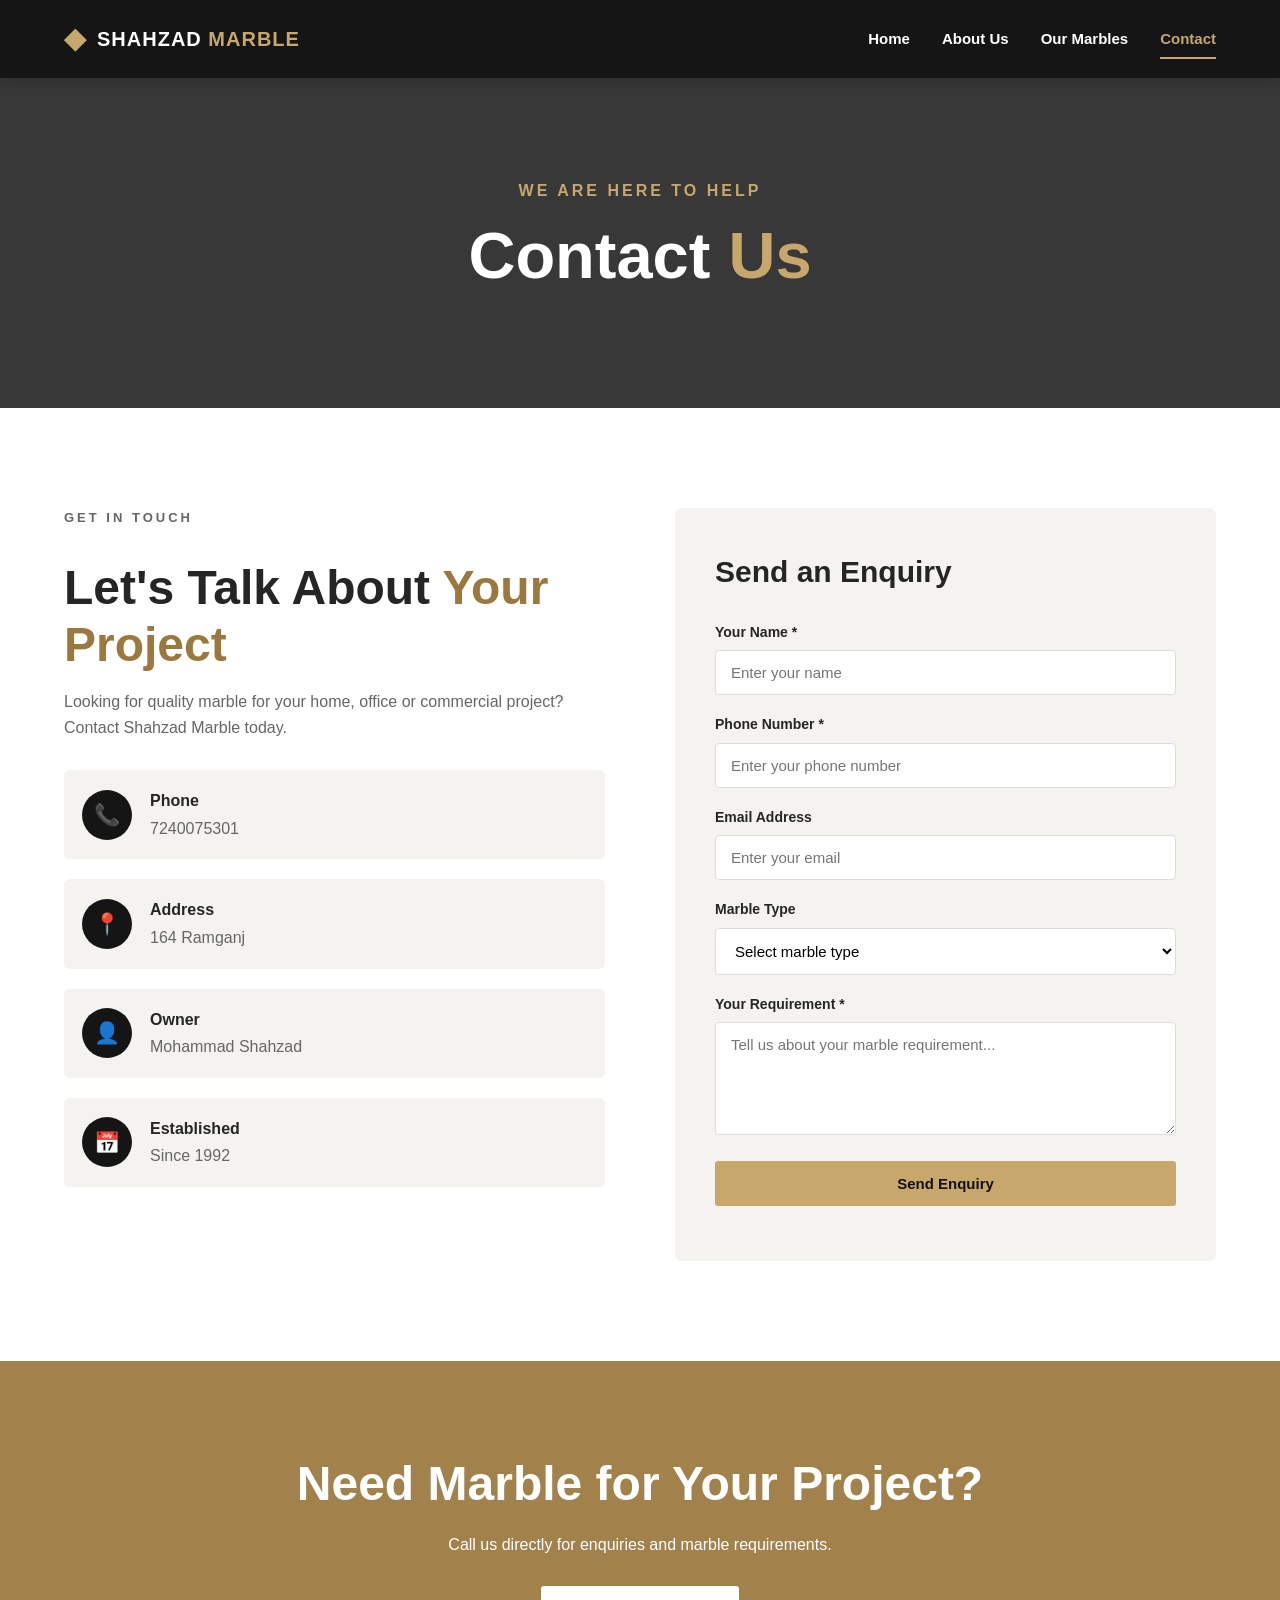
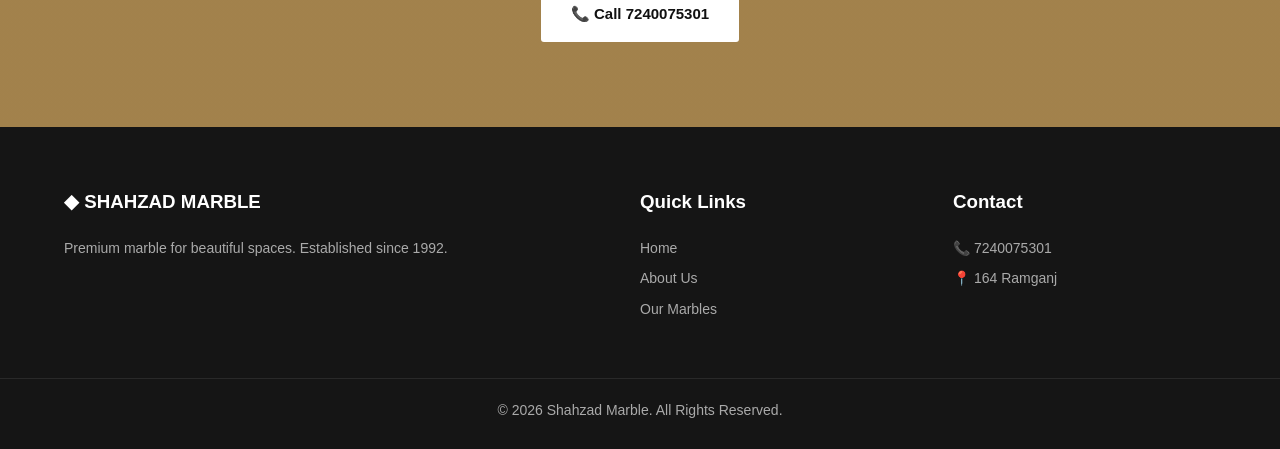
<file: contact.html>
<!DOCTYPE html>
<html lang="en">

<head>

    <meta charset="UTF-8">

    <meta name="viewport"
          content="width=device-width, initial-scale=1.0">

    <meta name="description"
          content="Contact Shahzad Marble at 7240075301 or visit 164 Ramganj.">

    <title>Contact Us | Shahzad Marble</title>

    <link rel="stylesheet" href="style.css">

</head>


<body>


<!-- ================= HEADER ================= -->

<header class="header">

    <div class="container nav-container">

        <a href="index.html"
           class="logo">

            <span class="logo-icon">
                ◆
            </span>

            <span>
                SHAHZAD
                <strong>MARBLE</strong>
            </span>

        </a>


        <button class="menu-toggle"
                id="menuToggle">

            ☰

        </button>


        <nav class="navbar"
             id="navbar">

            <a href="index.html">
                Home
            </a>

            <a href="about.html">
                About Us
            </a>

            <a href="index.html#products">
                Our Marbles
            </a>

            <a href="contact.html"
               class="active">

                Contact

            </a>

        </nav>

    </div>

</header>


<!-- ================= PAGE BANNER ================= -->

<section class="page-banner">

    <div>

        <p>
            WE ARE HERE TO HELP
        </p>

        <h1>
            Contact
            <span>Us</span>
        </h1>

    </div>

</section>


<!-- ================= CONTACT ================= -->

<section class="contact-section">

    <div class="container contact-grid">


        <!-- CONTACT INFORMATION -->

        <div class="contact-info">

            <p class="section-tag">
                GET IN TOUCH
            </p>

            <h2>
                Let's Talk About
                <span>Your Project</span>
            </h2>


            <p>

                Looking for quality marble for
                your home, office or commercial
                project?

                Contact Shahzad Marble today.

            </p>


            <div class="contact-card">

                <div class="contact-icon">
                    📞
                </div>

                <div>

                    <h3>
                        Phone
                    </h3>

                    <a href="tel:7240075301">
                        7240075301
                    </a>

                </div>

            </div>


            <div class="contact-card">

                <div class="contact-icon">
                    📍
                </div>

                <div>

                    <h3>
                        Address
                    </h3>

                    <p>
                        164 Ramganj
                    </p>

                </div>

            </div>


            <div class="contact-card">

                <div class="contact-icon">
                    👤
                </div>

                <div>

                    <h3>
                        Owner
                    </h3>

                    <p>
                        Mohammad Shahzad
                    </p>

                </div>

            </div>


            <div class="contact-card">

                <div class="contact-icon">
                    📅
                </div>

                <div>

                    <h3>
                        Established
                    </h3>

                    <p>
                        Since 1992
                    </p>

                </div>

            </div>

        </div>


        <!-- CONTACT FORM -->

        <div class="contact-form-wrapper">

            <h2>
                Send an Enquiry
            </h2>


            <form id="contactForm">


                <div class="form-group">

                    <label for="name">
                        Your Name *
                    </label>

                    <input
                        type="text"
                        id="name"
                        name="name"
                        placeholder="Enter your name"
                        required
                    >

                </div>


                <div class="form-group">

                    <label for="phone">
                        Phone Number *
                    </label>

                    <input
                        type="tel"
                        id="phone"
                        name="phone"
                        placeholder="Enter your phone number"
                        required
                    >

                </div>


                <div class="form-group">

                    <label for="email">
                        Email Address
                    </label>

                    <input
                        type="email"
                        id="email"
                        name="email"
                        placeholder="Enter your email"
                    >

                </div>


                <div class="form-group">

                    <label for="marble">
                        Marble Type
                    </label>


                    <select id="marble"
                            name="marble">

                        <option value="">
                            Select marble type
                        </option>

                        <option value="White Marble">
                            White Marble
                        </option>

                        <option value="Italian Marble">
                            Italian Marble
                        </option>

                        <option value="Black Marble">
                            Black Marble
                        </option>

                        <option value="Beige Marble">
                            Beige Marble
                        </option>

                        <option value="Grey Marble">
                            Grey Marble
                        </option>

                        <option value="Other">
                            Other
                        </option>

                    </select>

                </div>


                <div class="form-group">

                    <label for="message">
                        Your Requirement *
                    </label>

                    <textarea
                        id="message"
                        name="message"
                        rows="5"
                        placeholder="Tell us about your marble requirement..."
                        required
                    ></textarea>

                </div>


                <button
                    type="submit"
                    class="btn btn-primary form-button">

                    Send Enquiry

                </button>


                <p id="formMessage"
                   class="form-message">
                </p>

            </form>

        </div>

    </div>

</section>


<!-- ================= CALL CTA ================= -->

<section class="cta">

    <div class="container">

        <h2>
            Need Marble for Your Project?
        </h2>

        <p>
            Call us directly for enquiries and
            marble requirements.
        </p>

        <a href="tel:7240075301"
           class="btn btn-light">

            📞 Call 7240075301

        </a>

    </div>

</section>


<!-- ================= FOOTER ================= -->

<footer class="footer">

    <div class="container footer-grid">


        <div>

            <h3>
                ◆ SHAHZAD MARBLE
            </h3>

            <p>
                Premium marble for beautiful spaces.
                Established since 1992.
            </p>

        </div>


        <div>

            <h3>
                Quick Links
            </h3>

            <a href="index.html">
                Home
            </a>

            <a href="about.html">
                About Us
            </a>

            <a href="index.html#products">
                Our Marbles
            </a>

        </div>


        <div>

            <h3>
                Contact
            </h3>

            <p>
                📞 7240075301
            </p>

            <p>
                📍 164 Ramganj
            </p>

        </div>

    </div>


    <div class="copyright">

        <p>
            © <span id="year"></span>
            Shahzad Marble. All Rights Reserved.
        </p>

    </div>

</footer>


<script src="script.js"></script>

</body>
</html>
</file>
<file: style.css>
/* =========================================
   SHAHZAD MARBLE
   MAIN STYLESHEET
   ========================================= */


* {
    margin: 0;
    padding: 0;
    box-sizing: border-box;
}


html {
    scroll-behavior: smooth;
}


body {
    font-family:
        Arial,
        Helvetica,
        sans-serif;

    background: #ffffff;

    color: #252525;

    line-height: 1.6;
}


a {
    text-decoration: none;
    color: inherit;
}


img {
    width: 100%;
    display: block;
}


.container {
    width: 90%;
    max-width: 1200px;
    margin: auto;
}


/* =========================================
   HEADER
   ========================================= */


.header {
    background: #151515;
    color: white;

    position: sticky;
    top: 0;

    z-index: 1000;

    box-shadow:
        0 3px 15px rgba(0,0,0,0.2);
}


.nav-container {
    min-height: 78px;

    display: flex;

    align-items: center;

    justify-content: space-between;
}


.logo {
    display: flex;

    align-items: center;

    gap: 10px;

    font-size: 20px;

    font-weight: 800;

    letter-spacing: 1px;
}


.logo strong {
    color: #c7a76c;
}


.logo-icon {
    color: #c7a76c;

    font-size: 28px;
}


.navbar {
    display: flex;

    align-items: center;

    gap: 32px;
}


.navbar a {
    color: white;

    font-size: 15px;

    font-weight: 600;

    transition: 0.3s;

    position: relative;
}


.navbar a:hover,
.navbar a.active {
    color: #c7a76c;
}


.navbar a.active::after {
    content: "";

    width: 100%;

    height: 2px;

    background: #c7a76c;

    position: absolute;

    left: 0;

    bottom: -8px;
}


.menu-toggle {
    display: none;

    border: none;

    background: transparent;

    color: white;

    font-size: 28px;

    cursor: pointer;
}


/* =========================================
   HERO
   ========================================= */


.hero {
    min-height: 670px;

    position: relative;

    display: flex;

    align-items: center;

    background:
        url("https://images.unsplash.com/photo-1600607687939-ce8a6c25118c?auto=format&fit=crop&w=1800&q=85")
        center / cover no-repeat;
}


.hero-overlay {
    position: absolute;

    inset: 0;

    background:
        linear-gradient(
            90deg,
            rgba(0,0,0,0.88),
            rgba(0,0,0,0.35)
        );
}


.hero-content {
    width: 90%;

    max-width: 1200px;

    margin: auto;

    position: relative;

    z-index: 2;

    color: white;
}


.hero-small {
    color: #c7a76c;

    font-size: 14px;

    font-weight: 800;

    letter-spacing: 4px;

    margin-bottom: 18px;
}


.hero h1 {
    font-size:
        clamp(48px, 7vw, 82px);

    line-height: 1.05;

    margin-bottom: 25px;

    font-weight: 900;
}


.hero h1 span {
    color: #c7a76c;
}


.hero-text {
    max-width: 600px;

    font-size: 18px;

    color: #eeeeee;

    margin-bottom: 35px;
}


.hero-buttons {
    display: flex;

    gap: 15px;

    flex-wrap: wrap;
}


/* =========================================
   BUTTONS
   ========================================= */


.btn {
    display: inline-block;

    padding: 14px 28px;

    border-radius: 3px;

    font-size: 15px;

    font-weight: 700;

    transition: 0.3s;

    cursor: pointer;

    border: 2px solid transparent;
}


.btn-primary {
    background: #c7a76c;

    color: #111;
}


.btn-primary:hover {
    background: #aa8950;

    transform: translateY(-2px);
}


.btn-outline {
    border-color: white;

    color: white;
}


.btn-outline:hover {
    background: white;

    color: #111;
}


.btn-light {
    background: white;

    color: #111;
}


.btn-light:hover {
    background: #151515;

    color: white;
}


/* =========================================
   FEATURES
   ========================================= */


.features {
    padding: 70px 0;

    background: #f5f3ef;
}


.feature-grid {
    display: grid;

    grid-template-columns:
        repeat(4, 1fr);

    gap: 20px;
}


.feature-card {
    background: white;

    padding: 32px 22px;

    text-align: center;

    border-radius: 6px;

    box-shadow:
        0 5px 25px rgba(0,0,0,0.06);

    transition: 0.3s;
}


.feature-card:hover {
    transform: translateY(-7px);
}


.feature-icon {
    width: 55px;

    height: 55px;

    display: flex;

    align-items: center;

    justify-content: center;

    margin: auto;

    margin-bottom: 18px;

    background: #f1e9d9;

    color: #9b783e;

    border-radius: 50%;

    font-size: 25px;

    font-weight: bold;
}


.feature-card h3 {
    margin-bottom: 10px;
}


.feature-card p {
    color: #777;

    font-size: 14px;
}


/* =========================================
   SECTION HEADINGS
   ========================================= */


.section-heading {
    text-align: center;

    margin-bottom: 45px;
}


.section-tag {
    color: #9b783e;

    font-size: 13px;

    font-weight: 800;

    letter-spacing: 3px;

    margin-bottom: 8px;
}


.section-heading h2,
.about-text h2,
.about-content h2,
.contact-info h2,
.values h2 {
    font-size:
        clamp(32px, 5vw, 48px);

    line-height: 1.2;

    margin-bottom: 15px;
}


.section-heading h2 span,
.about-text h2 span,
.about-content h2 span,
.contact-info h2 span,
.values h2 span {
    color: #9b783e;
}


/* =========================================
   PRODUCTS
   ========================================= */


.products-section {
    padding: 100px 0;
}


.search-box {
    width: 90%;

    max-width: 650px;

    margin:
        0 auto 45px;
}


.search-box input {
    width: 100%;

    padding: 17px 22px;

    border: 1px solid #ddd;

    border-radius: 30px;

    font-size: 16px;

    outline: none;
}


.search-box input:focus {
    border-color: #c7a76c;
}


.product-grid {
    display: grid;

    grid-template-columns:
        repeat(3, 1fr);

    gap: 28px;
}


.product-card {
    background: white;

    border-radius: 7px;

    overflow: hidden;

    box-shadow:
        0 5px 25px rgba(0,0,0,0.09);

    transition: 0.3s;
}


.product-card:hover {
    transform: translateY(-8px);

    box-shadow:
        0 15px 35px rgba(0,0,0,0.14);
}


.product-image {
    height: 240px;

    position: relative;

    overflow: hidden;
}


.product-image img {
    height: 100%;

    object-fit: cover;

    transition: 0.5s;
}


.product-card:hover
.product-image img {
    transform: scale(1.08);
}


.product-tag {
    position: absolute;

    top: 15px;

    left: 15px;

    background: #151515;

    color: #c7a76c;

    padding: 6px 12px;

    font-size: 11px;

    font-weight: bold;

    border-radius: 2px;
}


.product-info {
    padding: 23px;
}


.product-info h3 {
    font-size: 21px;

    margin-bottom: 7px;
}


.product-info p {
    color: #777;

    font-size: 14px;
}


.product-bottom {
    border-top: 1px solid #eee;

    margin-top: 18px;

    padding-top: 15px;

    display: flex;

    justify-content: space-between;

    align-items: center;
}


.product-bottom strong {
    color: #9b783e;

    font-size: 13px;
}


.product-bottom a {
    font-size: 13px;

    font-weight: bold;
}


.product-bottom a:hover {
    color: #9b783e;
}


/* =========================================
   ABOUT PREVIEW
   ========================================= */


.about-preview {
    background: #f5f3ef;

    padding: 100px 0;
}


.about-grid {
    display: grid;

    grid-template-columns:
        1.5fr 1fr;

    gap: 70px;

    align-items: center;
}


.about-text p {
    color: #666;

    margin-bottom: 20px;
}


.about-box {
    background: #171717;

    color: white;

    text-align: center;

    padding: 60px 30px;

    border-radius: 7px;

    box-shadow:
        0 15px 35px rgba(0,0,0,0.15);
}


.about-box .year {
    color: #c7a76c;

    font-size: 70px;

    line-height: 1;

    font-weight: 900;
}


.about-box h3 {
    margin-top: 12px;
}


.about-box p {
    color: #aaa;

    margin: 0;
}


.divider {
    width: 60px;

    height: 2px;

    background: #c7a76c;

    margin: 25px auto;
}


/* =========================================
   CTA
   ========================================= */


.cta {
    padding: 85px 20px;

    text-align: center;

    color: white;

    background:
        linear-gradient(
            rgba(155,120,62,0.93),
            rgba(155,120,62,0.93)
        ),
        url("https://images.unsplash.com/photo-1600585154526-990dced4db0d?auto=format&fit=crop&w=1600&q=80")
        center / cover;
}


.cta h2 {
    font-size:
        clamp(30px, 5vw, 48px);

    margin-bottom: 10px;
}


.cta p {
    margin-bottom: 28px;
}


/* =========================================
   FOOTER
   ========================================= */


.footer {
    background: #151515;

    color: white;

    padding-top: 60px;
}


.footer-grid {
    display: grid;

    grid-template-columns:
        2fr 1fr 1fr;

    gap: 50px;

    padding-bottom: 50px;
}


.footer h3 {
    margin-bottom: 20px;

    color: white;
}


.footer p {
    color: #aaa;

    font-size: 14px;

    margin-bottom: 8px;
}


.footer a {
    display: block;

    color: #aaa;

    margin-bottom: 8px;

    font-size: 14px;
}


.footer a:hover {
    color: #c7a76c;
}


.copyright {
    border-top:
        1px solid #292929;

    padding: 20px;

    text-align: center;
}


/* =========================================
   PAGE BANNER
   ========================================= */


.page-banner {
    min-height: 330px;

    display: flex;

    align-items: center;

    justify-content: center;

    text-align: center;

    color: white;

    background:
        linear-gradient(
            rgba(0,0,0,0.78),
            rgba(0,0,0,0.78)
        ),
        url("https://images.unsplash.com/photo-1600607687920-4e2a09cf159d?auto=format&fit=crop&w=1600&q=80")
        center / cover;
}


.page-banner p {
    color: #c7a76c;

    font-weight: bold;

    letter-spacing: 3px;
}


.page-banner h1 {
    font-size:
        clamp(42px, 6vw, 65px);
}


.page-banner h1 span {
    color: #c7a76c;
}


/* =========================================
   ABOUT PAGE
   ========================================= */


.about-main {
    padding: 100px 0;
}


.about-main-grid {
    display: grid;

    grid-template-columns:
        1fr 1fr;

    gap: 70px;

    align-items: center;
}


.about-image img {
    height: 500px;

    object-fit: cover;

    border-radius: 7px;
}


.about-content p {
    color: #666;

    margin-bottom: 18px;
}


/* =========================================
   BUSINESS INFORMATION
   ========================================= */


.business-info {
    background: #f5f3ef;

    padding: 100px 0;
}


.info-grid {
    display: grid;

    grid-template-columns:
        repeat(4, 1fr);

    gap: 20px;
}


.info-card {
    background: white;

    padding: 35px 20px;

    text-align: center;

    border-radius: 6px;
}


.info-icon {
    width: 55px;

    height: 55px;

    display: flex;

    align-items: center;

    justify-content: center;

    margin: 0 auto 15px;

    background: #f1e9d9;

    color: #9b783e;

    border-radius: 50%;

    font-size: 24px;
}


.info-card h3 {
    margin-bottom: 7px;
}


.info-card p {
    color: #9b783e;

    font-weight: bold;
}


.info-card a:hover {
    color: #111;
}


/* =========================================
   VALUES
   ========================================= */


.values {
    padding: 100px 0;
}


.values-grid {
    display: grid;

    grid-template-columns:
        1fr 1fr;

    gap: 70px;
}


.value-item {
    display: flex;

    gap: 20px;

    padding: 20px 0;

    border-bottom:
        1px solid #ddd;
}


.value-item > span {
    color: #c7a76c;

    font-size: 22px;

    font-weight: bold;
}


.value-item h3 {
    margin-bottom: 5px;
}


.value-item p {
    color: #666;
}


/* =========================================
   CONTACT
   ========================================= */


.contact-section {
    padding: 100px 0;
}


.contact-grid {
    display: grid;

    grid-template-columns:
        1fr 1fr;

    gap: 70px;
}


.contact-info > p {
    color: #666;

    margin-bottom: 30px;
}


.contact-card {
    display: flex;

    gap: 18px;

    align-items: center;

    margin-bottom: 20px;

    padding: 18px;

    background: #f5f3ef;

    border-radius: 6px;
}


.contact-icon {
    width: 50px;

    height: 50px;

    flex-shrink: 0;

    display: flex;

    align-items: center;

    justify-content: center;

    background: #151515;

    color: #c7a76c;

    border-radius: 50%;

    font-size: 21px;
}


.contact-card h3 {
    font-size: 16px;

    margin-bottom: 2px;
}


.contact-card p,
.contact-card a {
    color: #666;
}


.contact-card a:hover {
    color: #9b783e;
}


.contact-form-wrapper {
    background: #f5f3ef;

    padding: 40px;

    border-radius: 7px;
}


.contact-form-wrapper h2 {
    margin-bottom: 25px;

    font-size: 30px;
}


.form-group {
    margin-bottom: 18px;
}


.form-group label {
    display: block;

    margin-bottom: 7px;

    font-size: 14px;

    font-weight: bold;
}


.form-group input,
.form-group textarea,
.form-group select {
    width: 100%;

    border: 1px solid #ddd;

    background: white;

    padding: 13px 15px;

    border-radius: 4px;

    font-family: inherit;

    font-size: 15px;

    outline: none;
}


.form-group input:focus,
.form-group textarea:focus,
.form-group select:focus {
    border-color: #c7a76c;
}


.form-group textarea {
    resize: vertical;
}


.form-button {
    border: none;

    width: 100%;
}


.form-message {
    text-align: center;

    margin-top: 15px;

    font-weight: bold;
}


/* =========================================
   RESPONSIVE
   ========================================= */


@media (max-width: 950px) {

    .feature-grid {
        grid-template-columns:
            repeat(2, 1fr);
    }


    .product-grid {
        grid-template-columns:
            repeat(2, 1fr);
    }


    .info-grid {
        grid-template-columns:
            repeat(2, 1fr);
    }


    .about-grid,
    .about-main-grid,
    .values-grid,
    .contact-grid {
        grid-template-columns: 1fr;
    }


    .footer-grid {
        grid-template-columns:
            1fr 1fr;
    }

}


@media (max-width: 700px) {

    .nav-container {
        min-height: 68px;
    }


    .logo {
        font-size: 16px;
    }


    .menu-toggle {
        display: block;
    }


    .navbar {

        display: none;

        position: absolute;

        top: 68px;

        left: 0;

        width: 100%;

        background: #151515;

        flex-direction: column;

        align-items: flex-start;

        padding: 22px 5%;

        gap: 18px;

    }


    .navbar.show {
        display: flex;
    }


    .navbar a.active::after {
        display: none;
    }


    .hero {
        min-height: 580px;
    }


    .hero h1 {
        font-size: 50px;
    }


    .feature-grid,
    .product-grid,
    .info-grid {
        grid-template-columns: 1fr;
    }


    .footer-grid {
        grid-template-columns: 1fr;

        gap: 30px;
    }


    .about-image img {
        height: 350px;
    }


    .contact-form-wrapper {
        padding: 25px;
    }


    .page-banner {
        min-height: 260px;
    }

}


@media (max-width: 450px) {

    .hero h1 {
        font-size: 42px;
    }


    .hero-text {
        font-size: 16px;
    }


    .hero-buttons {
        flex-direction: column;

        align-items: flex-start;
    }


    .btn {
        padding:
            12px 22px;
    }

}
</file>
